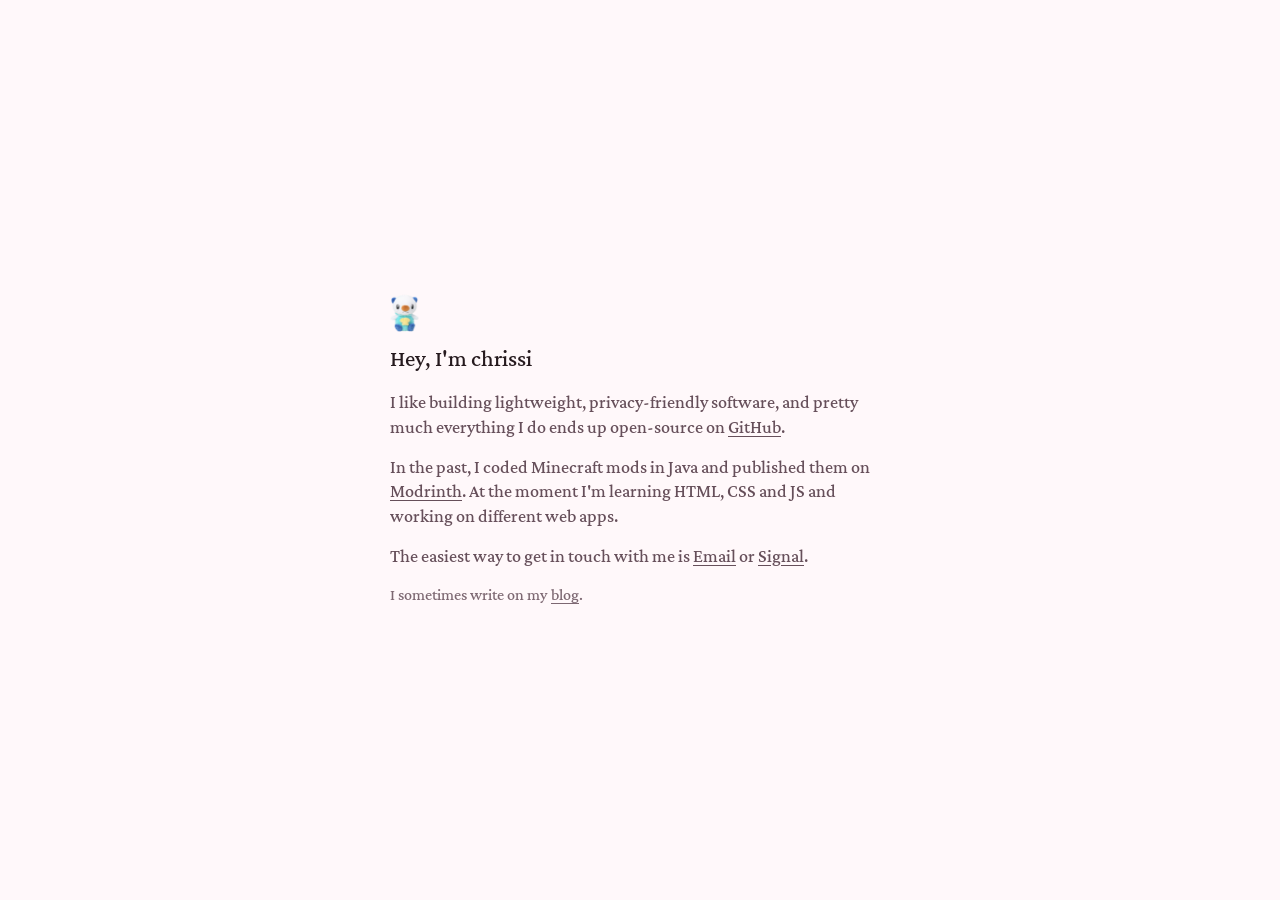
<file: index.html>
<!DOCTYPE html>
<html lang="en">
<head>
    <meta charset="UTF-8">
    <meta name="viewport" content="width=device-width, initial-scale=1.0">
    <title>chrissi</title>
    <meta name="color-scheme" content="light dark">
    <meta name="theme-color" content="#fff8fa" media="(prefers-color-scheme: light)">
    <meta name="theme-color" content="#181214" media="(prefers-color-scheme: dark)">
    <link rel="icon" type="image/webp" href="favicon.webp">
    <style>
@font-face {
    font-family: "Crimson Pro";
    font-weight: 500;
    font-display: block;
    src: url("assets/CrimsonPro-Medium.woff2") format("woff2");
}

:root {
    --background: #fff8fa;
    --accent: #261a1e;
    --body: #664f5a;
    --sub: #7d6872;
    --highlight: #fce4eb;
}

@media (prefers-color-scheme: dark) {
    :root {
        --background: #181214;
        --accent: #fbeaee;
        --body: #b9a0a8;
        --sub: #988189;
        --highlight: #33232a;
    }
}

* {
    margin: 0;
}

main {
    max-width: 500px;
    margin: 16px;
}

body {
    font-family: "Crimson Pro";
    font-size: 18px;
    font-weight: 500;
    line-height: 1.35;
    background: var(--background);
    color: var(--body);
    cursor: default;
    /* centers the page vertically and horizontally */
    /* use dvh instead of vh because dvh follows the mobile address bar: https://developer.mozilla.org/en-US/docs/Web/CSS/length#dynamic_viewport_units */
    display: flex;
    align-items: center;
    justify-content: center;
    min-height: 100dvh;
    -webkit-tap-highlight-color: transparent;
}

::selection {
    background: var(--highlight);
}

button {
    all: unset;
    display: block;
    width: fit-content;
    cursor: pointer;
    user-select: none;
}

button:active {
    transform: scale(0.94);
}

@media (hover: hover) {
    button:hover {
        transform: scale(1.05);
    }

    button:active {
        transform: scale(0.98);
    }
}

img {
    display: block;
    height: 38px;
}

canvas {
    position: fixed;
    inset: 0;
    width: 100%;
    height: 100%;
    z-index: -1;
    opacity: 0.7;
    pointer-events: none;
    transition: opacity 0.4s;
}

@starting-style {
    canvas {
        opacity: 0;
    }
}

canvas.hide {
    opacity: 0;
}

h1 {
    /* em is relative to the parent font size: https://developer.mozilla.org/en-US/docs/Web/CSS/length#em */
    color: var(--accent);
    margin-top: 12px;
    font-size: 1.25em;
    font-weight: 500;
}

a {
    /* links usually have their own browser color, inherit takes the text color */
    color: inherit;
    text-underline-offset: 3px;
}

p {
    margin-top: 16px;
}

.sub {
    font-size: 0.9em;
    color: var(--sub);
}
    </style>
</head>
<body>
<main>
    <button tabindex="-1" aria-label="oshawott"><img src="assets/oshawott.webp" alt=""></button>
    <h1>Hey, I'm chrissi</h1>
    <p>I like building lightweight, privacy-friendly software, and pretty much everything I do ends up open-source on <a href="https://github.com/chrissitxt">GitHub</a>.</p>
    <p>In the past, I coded Minecraft mods in Java and published them on <a href="https://modrinth.com/user/chrissi">Modrinth</a>. At the moment I'm learning HTML, CSS and JS and working on different web apps.</p>
    <p>The easiest way to get in touch with me is <a href="mailto:chrissi.txt@protonmail.com">Email</a> or <a href="https://signal.me/#eu/OvL9iVYSMjoonP27f62G2jyj0mdnVQQM7dMZlRCDUpo1ir_4K5JL-7lOneJD_lrE">Signal</a>.</p>
    <p class="sub">I sometimes write on my <a href="blog/">blog</a>.</p>
</main>
<script>
const button = document.querySelector("button");
const icon = document.querySelector("img");
let canvas;

button.onclick = () => {
    if (canvas) {
        const old = canvas;
        old.classList.add("hide");
        old.ontransitionend = () => old.remove();
        canvas = null;
        return;
    }

    const c = document.createElement("canvas");
    canvas = c;
    const ctx = c.getContext("2d");
    document.body.append(c);

    const ratio = icon.naturalWidth / icon.naturalHeight;
    const oshawotts = Array.from({ length: innerWidth < 600 ? 25 : 50 }, () => {
        const scale = 0.5 + Math.random() * 0.5;
        return {
            size: 60 * scale,
            x: Math.random(),
            rotation: Math.random() * Math.PI * 2,
            duration: 5000 * scale,
            delay: Math.random() * 4000,
            start: -1
        };
    });

    const draw = (time) => {
        if (!c.isConnected) return;

        const w = Math.round(innerWidth * devicePixelRatio);
        const h = Math.round(innerHeight * devicePixelRatio);
        if (c.width !== w || c.height !== h) {
            c.width = w;
            c.height = h;
        }

        ctx.setTransform(devicePixelRatio, 0, 0, devicePixelRatio, 0, 0);
        ctx.clearRect(0, 0, innerWidth, innerHeight);

        for (const o of oshawotts) {
            if (o.start < 0) o.start = time + o.delay;
            if (time < o.start) continue;

            const progress = ((time - o.start) % o.duration) / o.duration;
            ctx.save();
            ctx.globalAlpha = 1 - progress;
            ctx.translate(o.x * innerWidth, -80 + progress * (innerHeight + 80));
            ctx.rotate(o.rotation + progress * Math.PI * 4);
            ctx.drawImage(icon, -o.size * ratio / 2, -o.size / 2, o.size * ratio, o.size);
            ctx.restore();
        }

        requestAnimationFrame(draw);
    };

    requestAnimationFrame(draw);
};
</script>
</body>
</html>
</file>
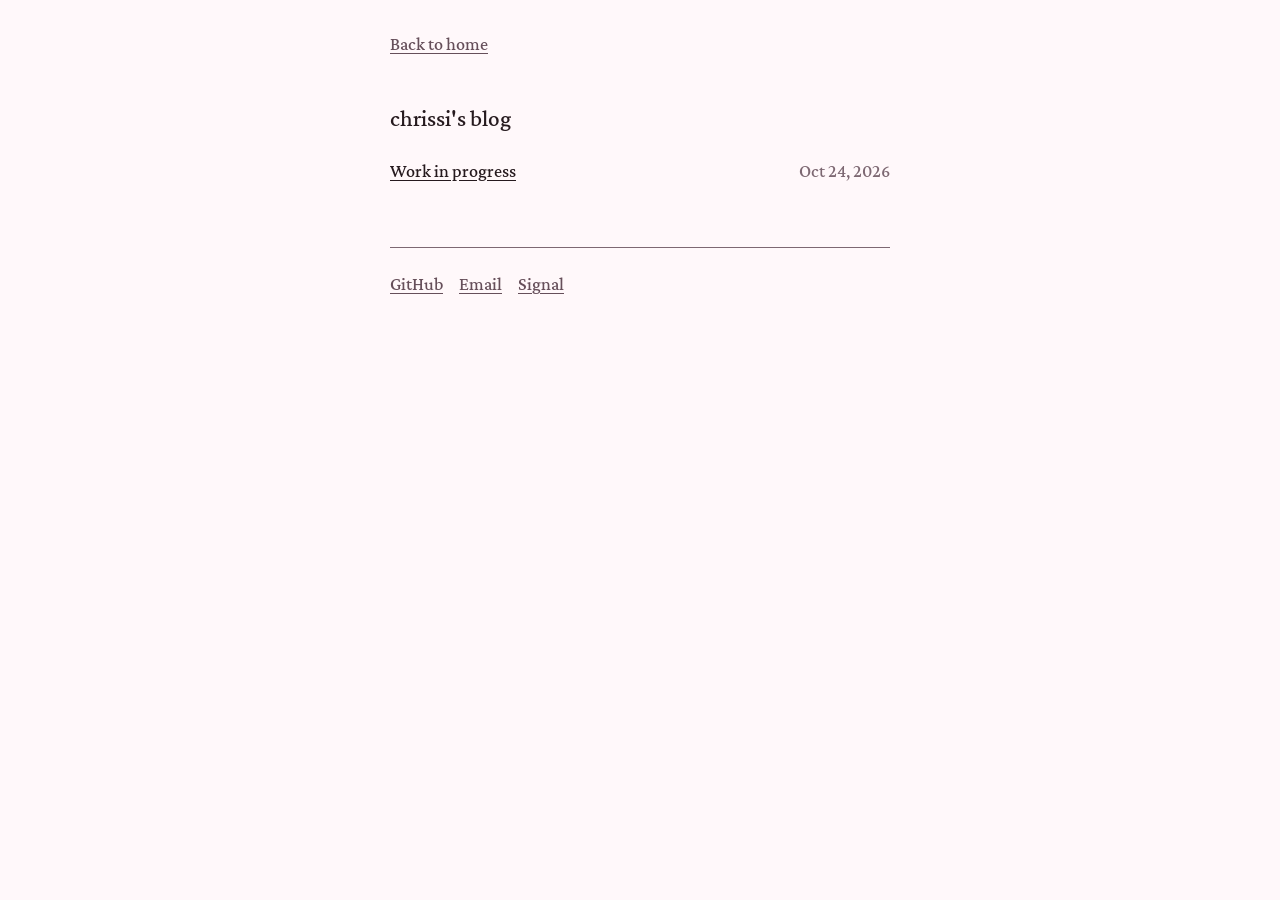
<file: blog/index.html>
<!DOCTYPE html>
<html lang="en">
<head>
    <meta charset="UTF-8">
    <meta name="viewport" content="width=device-width, initial-scale=1.0">
    <title>chrissi's blog</title>
    <meta name="color-scheme" content="light dark">
    <meta name="theme-color" content="#fff8fa" media="(prefers-color-scheme: light)">
    <meta name="theme-color" content="#181214" media="(prefers-color-scheme: dark)">
    <link rel="icon" type="image/webp" href="../favicon.webp">
    <link rel="stylesheet" href="../assets/blog.css">
</head>
<body>
<main>
    <a href="../">Back to home</a>
    <h1>chrissi's blog</h1>
    <ul class="posts">
        <li><a href="work-in-progress/">Work in progress</a><time datetime="2026-10-24">Oct 24, 2026</time></li>
    </ul>
    <footer>
        <div>
            <a href="https://github.com/chrissitxt">GitHub</a>
            <a href="mailto:chrissi.txt@protonmail.com">Email</a>
            <a href="https://signal.me/#eu/OvL9iVYSMjoonP27f62G2jyj0mdnVQQM7dMZlRCDUpo1ir_4K5JL-7lOneJD_lrE">Signal</a>
        </div>
    </footer>
</main>
</body>
</html>
</file>
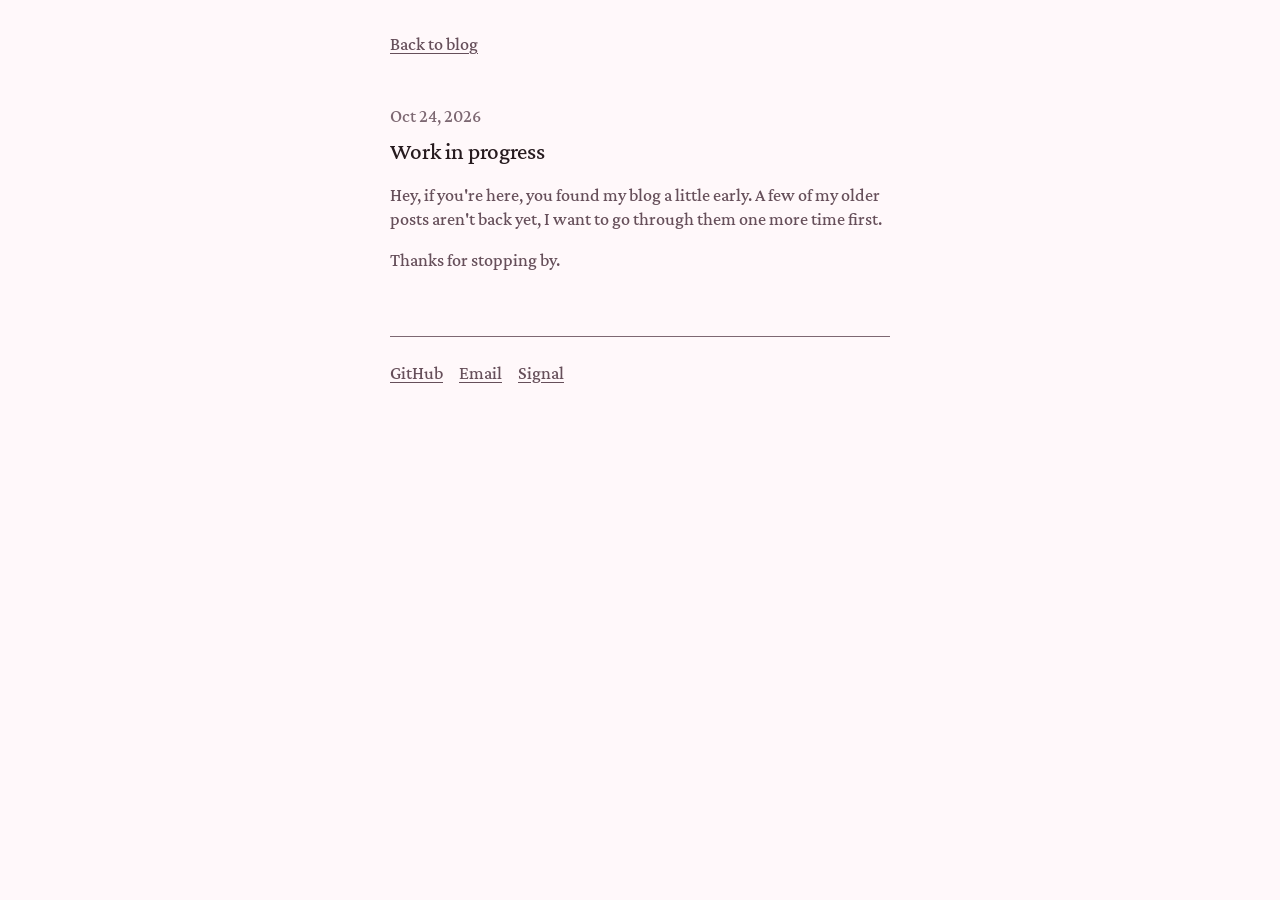
<file: blog/work-in-progress/index.html>
<!DOCTYPE html>
<html lang="en">
<head>
    <meta charset="UTF-8">
    <meta name="viewport" content="width=device-width, initial-scale=1.0">
    <title>Work in progress</title>
    <meta name="color-scheme" content="light dark">
    <meta name="theme-color" content="#fff8fa" media="(prefers-color-scheme: light)">
    <meta name="theme-color" content="#181214" media="(prefers-color-scheme: dark)">
    <link rel="icon" type="image/webp" href="../../favicon.webp">
    <link rel="stylesheet" href="../../assets/blog.css">
</head>
<body>
<main>
    <a href="../">Back to blog</a>
    <article>
        <time datetime="2026-10-24">Oct 24, 2026</time>
        <h1>Work in progress</h1>

        <p>Hey, if you're here, you found my blog a little early. A few of my older posts aren't back yet, I want to go through them one more time first.</p>
        <p>Thanks for stopping by.</p>
    </article>
    <footer>
        <div>
            <a href="https://github.com/chrissitxt">GitHub</a>
            <a href="mailto:chrissi.txt@protonmail.com">Email</a>
            <a href="https://signal.me/#eu/OvL9iVYSMjoonP27f62G2jyj0mdnVQQM7dMZlRCDUpo1ir_4K5JL-7lOneJD_lrE">Signal</a>
        </div>
    </footer>
</main>
</body>
</html>
</file>
<file: assets/blog.css>
/* same tokens as index.html */
:root {
    --background: #fff8fa;
    --accent: #261a1e;
    --body: #664f5a;
    --sub: #7d6872;
    --highlight: #fce4eb;
}

@media (prefers-color-scheme: dark) {
    :root {
        --background: #181214;
        --accent: #fbeaee;
        --body: #b9a0a8;
        --sub: #988189;
        --highlight: #33232a;
    }
}

@font-face {
    font-family: "Crimson Pro";
    font-weight: 500;
    font-display: block;
    src: url("CrimsonPro-Medium.woff2") format("woff2");
}

* {
    margin: 0;
}

main {
    max-width: 500px;
    margin: 0 auto;
    padding: 32px 16px;
}

/* same text settings as index.html */
body {
    font-family: "Crimson Pro";
    font-size: 18px;
    font-weight: 500;
    line-height: 1.35;
    background: var(--background);
    color: var(--body);
    cursor: default;
    -webkit-tap-highlight-color: transparent;
}

::selection {
    background: var(--highlight);
}

a {
    color: inherit;
    text-underline-offset: 3px;
}

h1,
h2 {
    font-size: 1.25em;
    font-weight: 500;
    color: var(--accent);
}

main > h1 {
    margin-top: 48px;
}

p {
    margin-top: 16px;
}

.sub {
    font-size: 0.9em;
    color: var(--sub);
}

footer {
    margin-top: 64px;
    padding-top: 24px;
    border-top: 1px solid var(--sub);
}

footer div {
    display: flex;
    gap: 16px;
}

/* post list */
.posts {
    margin-top: 24px;
    padding: 0;
    list-style: none;
}

.posts li {
    display: flex;
    justify-content: space-between;
    gap: 16px;
    margin-top: 16px;
}

.posts a {
    color: var(--accent);
}

.posts time {
    flex-shrink: 0;
    color: var(--sub);
}

/* single post */
article {
    margin-top: 48px;
}

article time {
    display: block;
    color: var(--sub);
}

article h1 {
    margin-top: 8px;
}

article h2 {
    margin-top: 32px;
}

article ul {
    margin-top: 16px;
    padding-left: 24px;
}

article li + li {
    margin-top: 4px;
}

article li::marker {
    color: var(--sub);
}

blockquote {
    margin-top: 16px;
    padding-left: 16px;
    border-left: 2px solid var(--sub);
}

code {
    font: inherit;
    padding: 0 4px;
    border-radius: 4px;
    background: var(--highlight);
}

article img {
    display: block;
    max-width: 100%;
    height: auto;
    margin: 24px auto 0;
    border-radius: 8px;
}

/* the portrait photo is narrower than the screenshots */
.post-image {
    max-width: 320px;
}

.post-video {
    margin-top: 24px;
    aspect-ratio: 16 / 9;
}

.post-video iframe {
    display: block;
    width: 100%;
    height: 100%;
    border: 0;
    border-radius: 8px;
}

.post-chart {
    display: block;
    width: 100%;
    max-width: 420px;
    margin: 24px auto 0;
}
</file>
